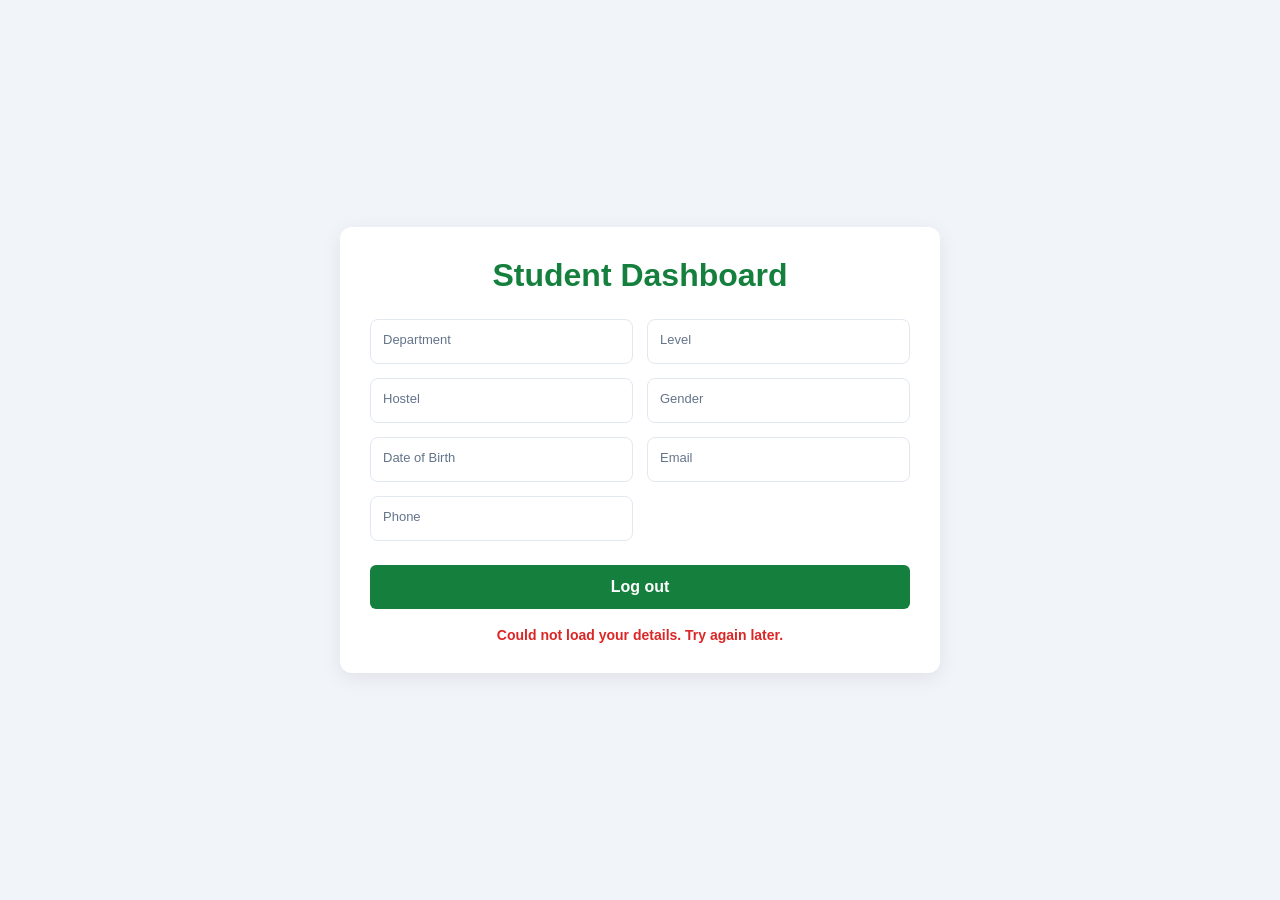
<file: frontend/dashboard.html>
<!DOCTYPE html>
<html lang="en">
<head>
    <meta charset="UTF-8">
    <meta name="viewport" content="width=device-width, initial-scale=1.0">
    <title>Student Dashboard</title>
    <link rel="stylesheet" href="style.css">
    <script src="dashboard.js" defer></script>
</head>

<body>
    <div class="form-container wide">
        <h1 id="fullName">Loading...</h1>
        <p class="subtitle" data-field="matricNumber"></p>

        <dl class="details">
            <div><dt>Department</dt><dd data-field="department"></dd></div>
            <div><dt>Level</dt><dd data-field="level"></dd></div>
            <div><dt>Hostel</dt><dd data-field="hostel"></dd></div>
            <div><dt>Gender</dt><dd data-field="gender"></dd></div>
            <div><dt>Date of Birth</dt><dd data-field="dob"></dd></div>
            <div><dt>Email</dt><dd data-field="email"></dd></div>
            <div><dt>Phone</dt><dd data-field="phone"></dd></div>
        </dl>

        <button type="button" id="logoutBtn">Log out</button>
        <p id="message" role="status"></p>
    </div>
</body>
</html>
</file>
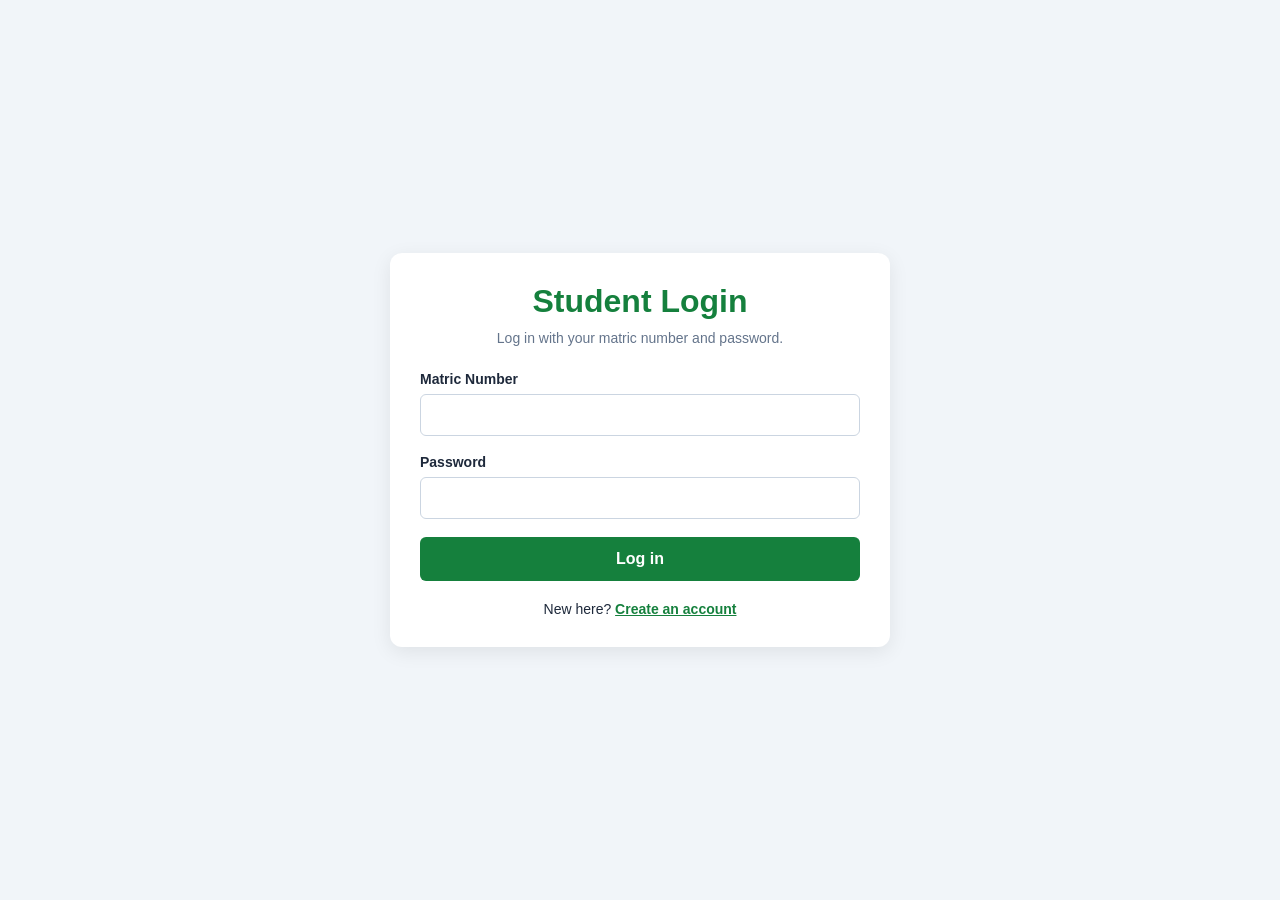
<file: frontend/login.html>
<!DOCTYPE html>
<html lang="en">
<head>
    <meta charset="UTF-8">
    <meta name="viewport" content="width=device-width, initial-scale=1.0">
    <title>Student Login</title>
    <link rel="stylesheet" href="style.css">
    <script src="login.js" defer></script>
</head>

<body>
    <div class="form-container">
        <h1>Student Login</h1>
        <p class="subtitle">Log in with your matric number and password.</p>

        <form id="loginForm">
            <div class="form-group">
                <label for="matricNumber">Matric Number</label>
                <input type="text" id="matricNumber" autocomplete="username" required>
            </div>

            <div class="form-group">
                <label for="password">Password</label>
                <input type="password" id="password" autocomplete="current-password" required>
            </div>

            <button type="submit">Log in</button>
            <p id="message" role="status"></p>
        </form>

        <p class="switch">New here? <a href="signup.html">Create an account</a></p>
    </div>
</body>
</html>
</file>
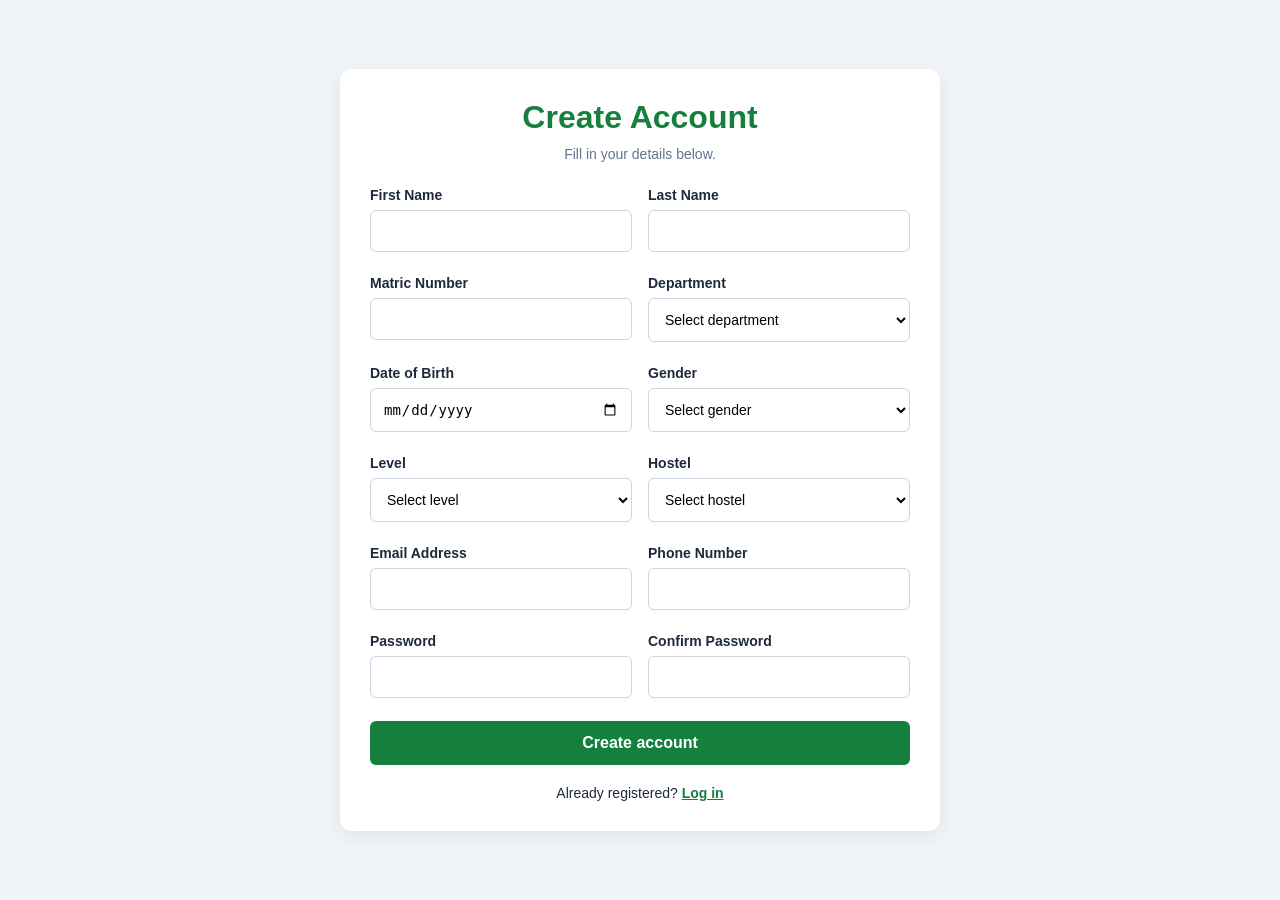
<file: frontend/signup.html>
<!DOCTYPE html>
<html lang="en">
<head>
    <meta charset="UTF-8">
    <meta name="viewport" content="width=device-width, initial-scale=1.0">
    <title>Student Sign Up</title>
    <link rel="stylesheet" href="style.css">
    <script src="signup.js" defer></script>
</head>

<body>
    <div class="form-container wide">
        <h1>Create Account</h1>
        <p class="subtitle">Fill in your details below.</p>

        <form id="signupForm" novalidate>
            <div class="grid">
                <div class="form-group">
                    <label for="firstName">First Name</label>
                    <input type="text" id="firstName" name="firstName" maxlength="25" required>
                    <small class="field-error" data-error-for="firstName"></small>
                </div>
                <div class="form-group">
                    <label for="lastName">Last Name</label>
                    <input type="text" id="lastName" name="lastName" maxlength="25" required>
                    <small class="field-error" data-error-for="lastName"></small>
                </div>
                <div class="form-group">
                    <label for="matricNumber">Matric Number</label>
                    <input type="text" id="matricNumber" name="matricNumber" required>
                    <small class="field-error" data-error-for="matricNumber"></small>
                </div>
                <div class="form-group">
                    <label for="department">Department</label>
                    <select id="department" name="department" required>
                        <option value="">Select department</option>
                        <option value="SOFTWARE_ENGINEERING">Software Engineering</option>
                        <option value="COMPUTER_SCIENCE">Computer Science</option>
                        <option value="DATA_SCIENCE">Data Science</option>
                        <option value="ARTIFICIAL_INTELLIGENCE">Artificial Intelligence</option>
                        <option value="CYBER_SECURITY">Cyber Security</option>
                    </select>
                    <small class="field-error" data-error-for="department"></small>
                </div>
                <div class="form-group">
                    <label for="dob">Date of Birth</label>
                    <input type="date" id="dob" name="dob" required>
                    <small class="field-error" data-error-for="dob"></small>
                </div>
                <div class="form-group">
                    <label for="gender">Gender</label>
                    <select id="gender" name="gender" required>
                        <option value="">Select gender</option>
                        <option value="MALE">Male</option>
                        <option value="FEMALE">Female</option>
                    </select>
                    <small class="field-error" data-error-for="gender"></small>
                </div>
                <div class="form-group">
                    <label for="level">Level</label>
                    <select id="level" name="level" required>
                        <option value="">Select level</option>
                        <option value="LEVEL_100">100 Level</option>
                        <option value="LEVEL_200">200 Level</option>
                        <option value="LEVEL_300">300 Level</option>
                        <option value="LEVEL_400">400 Level</option>
                    </select>
                    <small class="field-error" data-error-for="level"></small>
                </div>
                <div class="form-group">
                    <label for="hostel">Hostel</label>
                    <select id="hostel" name="hostel" required>
                        <option value="">Select hostel</option>
                        <option value="MALE_HOSTEL">Male Hostel</option>
                        <option value="FEMALE_HOSTEL">Female Hostel</option>
                        <option value="OFF_CAMPUS">Off-Campus</option>
                    </select>
                    <small class="field-error" data-error-for="hostel"></small>
                </div>
                <div class="form-group">
                    <label for="email">Email Address</label>
                    <input type="email" id="email" name="email" required>
                    <small class="field-error" data-error-for="email"></small>
                </div>
                <div class="form-group">
                    <label for="phone">Phone Number</label>
                    <input type="tel" id="phone" name="phone" required>
                    <small class="field-error" data-error-for="phone"></small>
                </div>
                <div class="form-group">
                    <label for="password">Password</label>
                    <input type="password" id="password" name="password" autocomplete="new-password" required>
                    <small class="field-error" data-error-for="password"></small>
                </div>
                <div class="form-group">
                    <label for="confirmPassword">Confirm Password</label>
                    <input type="password" id="confirmPassword" name="confirmPassword" autocomplete="new-password" required>
                    <small class="field-error" data-error-for="confirmPassword"></small>
                </div>
            </div>

            <button type="submit">Create account</button>
            <p id="message" role="status"></p>
        </form>

        <p class="switch">Already registered? <a href="login.html">Log in</a></p>
    </div>
</body>
</html>
</file>
<file: frontend/style.css>
* { box-sizing: border-box; margin: 0; padding: 0; }

body {
    font-family: Arial, sans-serif;
    background-color: #f1f5f9;
    color: #1e293b;
    min-height: 100vh;
    display: flex;
    justify-content: center;
    align-items: center;
    padding: 25px;
}

.form-container {
    background-color: #ffffff;
    width: 100%;
    max-width: 500px;
    padding: 30px;
    border-radius: 12px;
    box-shadow: 0 5px 20px rgba(0, 0, 0, 0.08);
}

h1 { text-align: center; color: #15803d; margin-bottom: 10px; }

.subtitle { text-align: center; color: #64748b; margin-bottom: 25px; font-size: 14px; }

.form-group { margin-bottom: 18px; }

label { display: block; font-weight: bold; margin-bottom: 7px; font-size: 14px; }

input, select {
    width: 100%;
    padding: 12px;
    border: 1px solid #cbd5e1;
    border-radius: 6px;
    font-size: 14px;
    background-color: #ffffff;
    outline: none;
    transition: border-color 0.3s, box-shadow 0.3s;
}

input:focus, select:focus {
    border-color: #15803d;
    box-shadow: 0 0 0 3px rgba(21, 128, 61, 0.2);
}

button {
    width: 100%;
    padding: 13px;
    background-color: #15803d;
    color: #ffffff;
    border: none;
    border-radius: 6px;
    font-size: 16px;
    font-weight: bold;
    cursor: pointer;
    transition: background-color 0.3s;
}

button:hover { background-color: #166534; }

.switch { text-align: center; margin-top: 20px; font-size: 14px; }
.switch a { color: #15803d; font-weight: bold; }

#message { margin-top: 18px; text-align: center; font-size: 14px; font-weight: bold; }
#message.success { color: #15803d; }
#message.error { color: #dc2626; }

.form-container.wide { max-width: 600px; }
.grid { display: grid; grid-template-columns: 1fr 1fr; gap: 0 16px; }

.details { display: grid; grid-template-columns: 1fr 1fr; gap: 14px; margin-bottom: 24px; }
.details div { padding: 12px; border: 1px solid #e2e8f0; border-radius: 8px; overflow-wrap: anywhere; }
.details dt { font-size: 13px; color: #64748b; margin-bottom: 4px; }
.details dd { font-weight: bold; }

@media (max-width: 520px) {
    .grid, .details { grid-template-columns: 1fr; }
}

.field-error { display: block; color: #dc2626; font-size: 13px; margin-top: 5px; }
input.invalid, select.invalid { border-color: #dc2626; }
</file>
